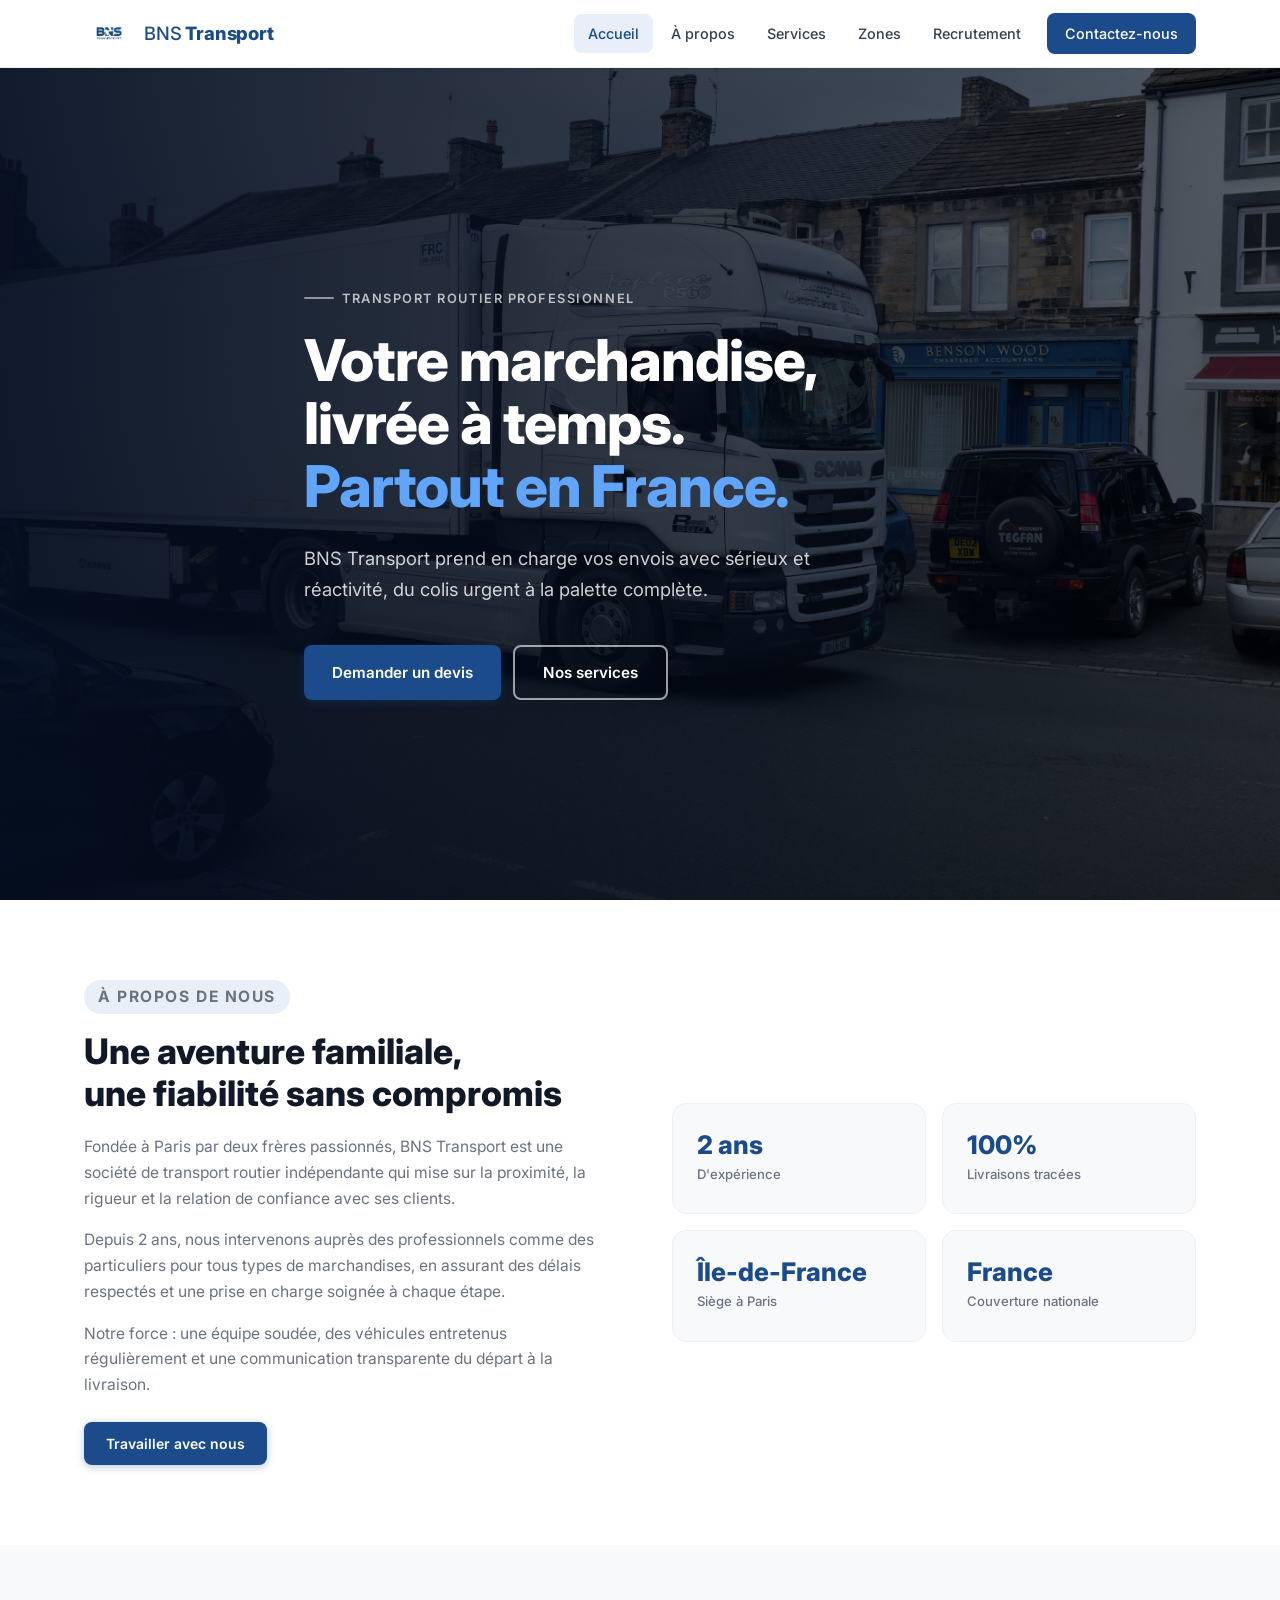
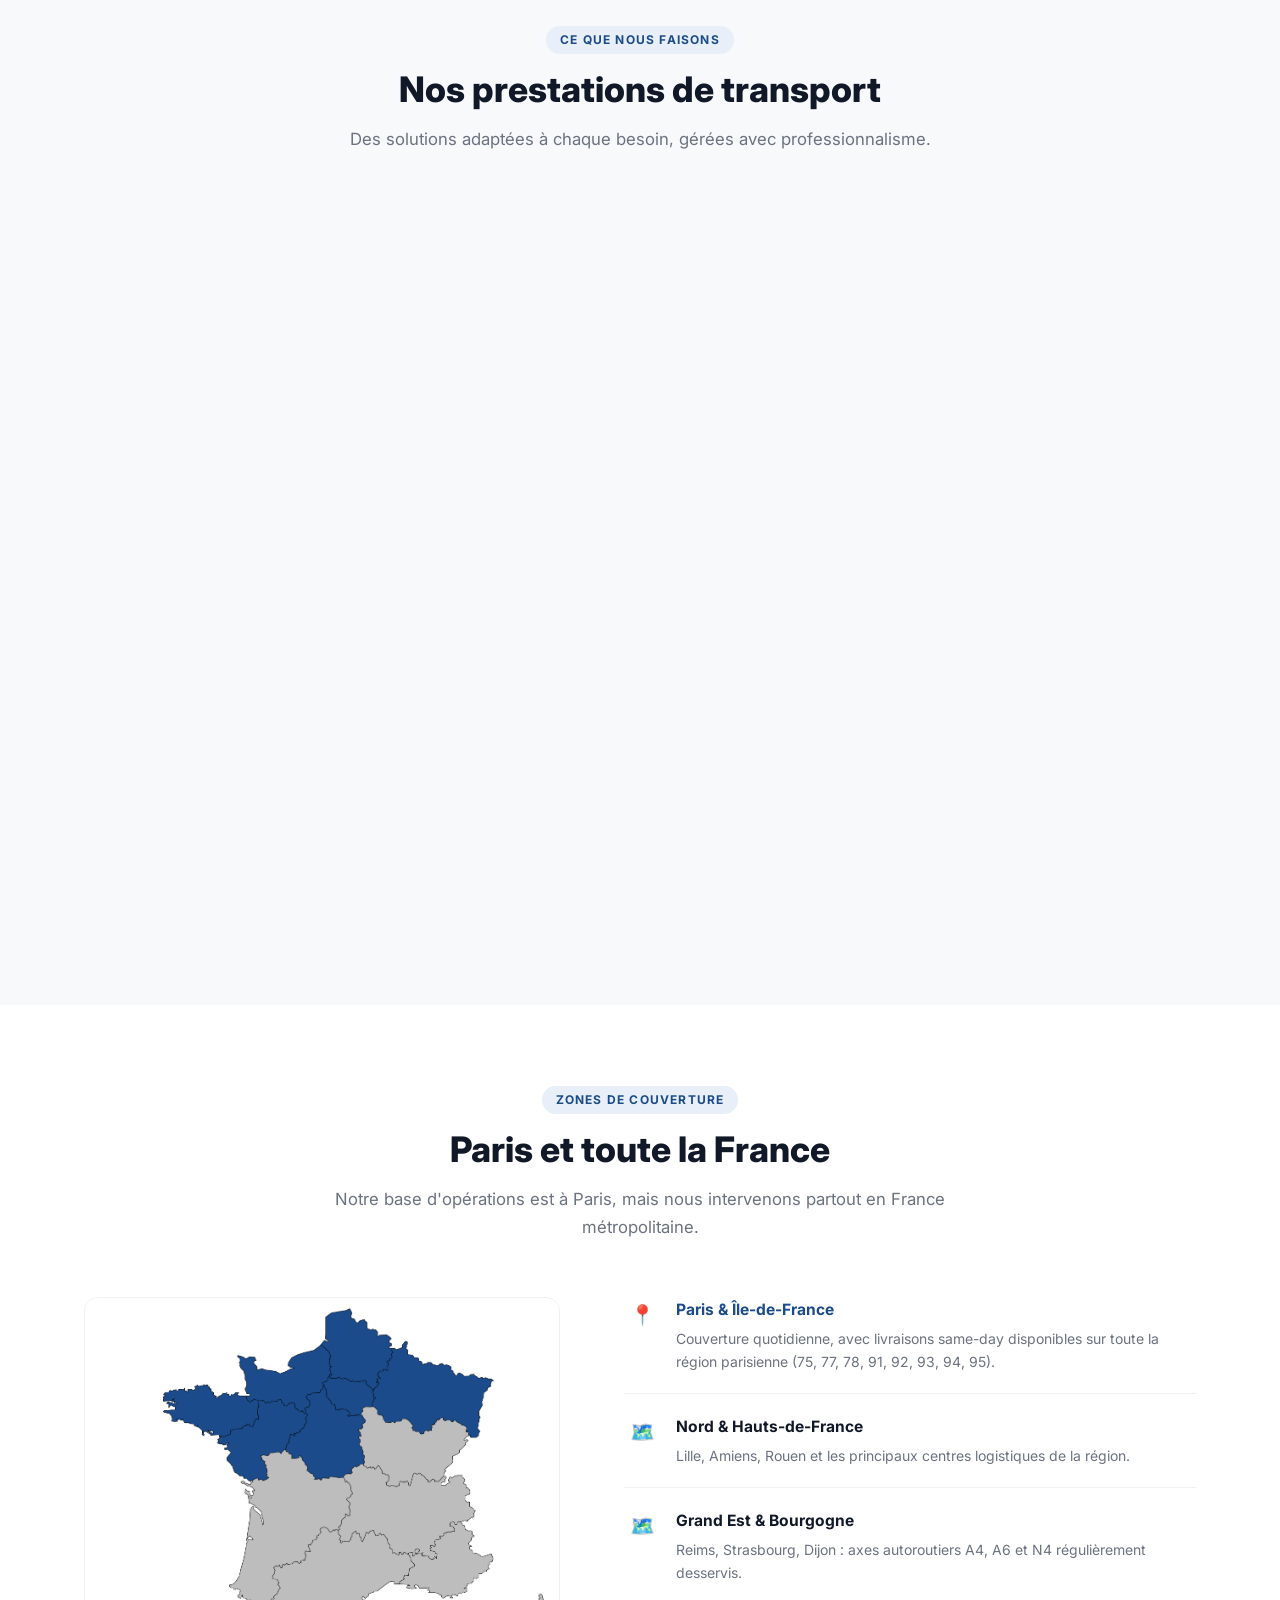
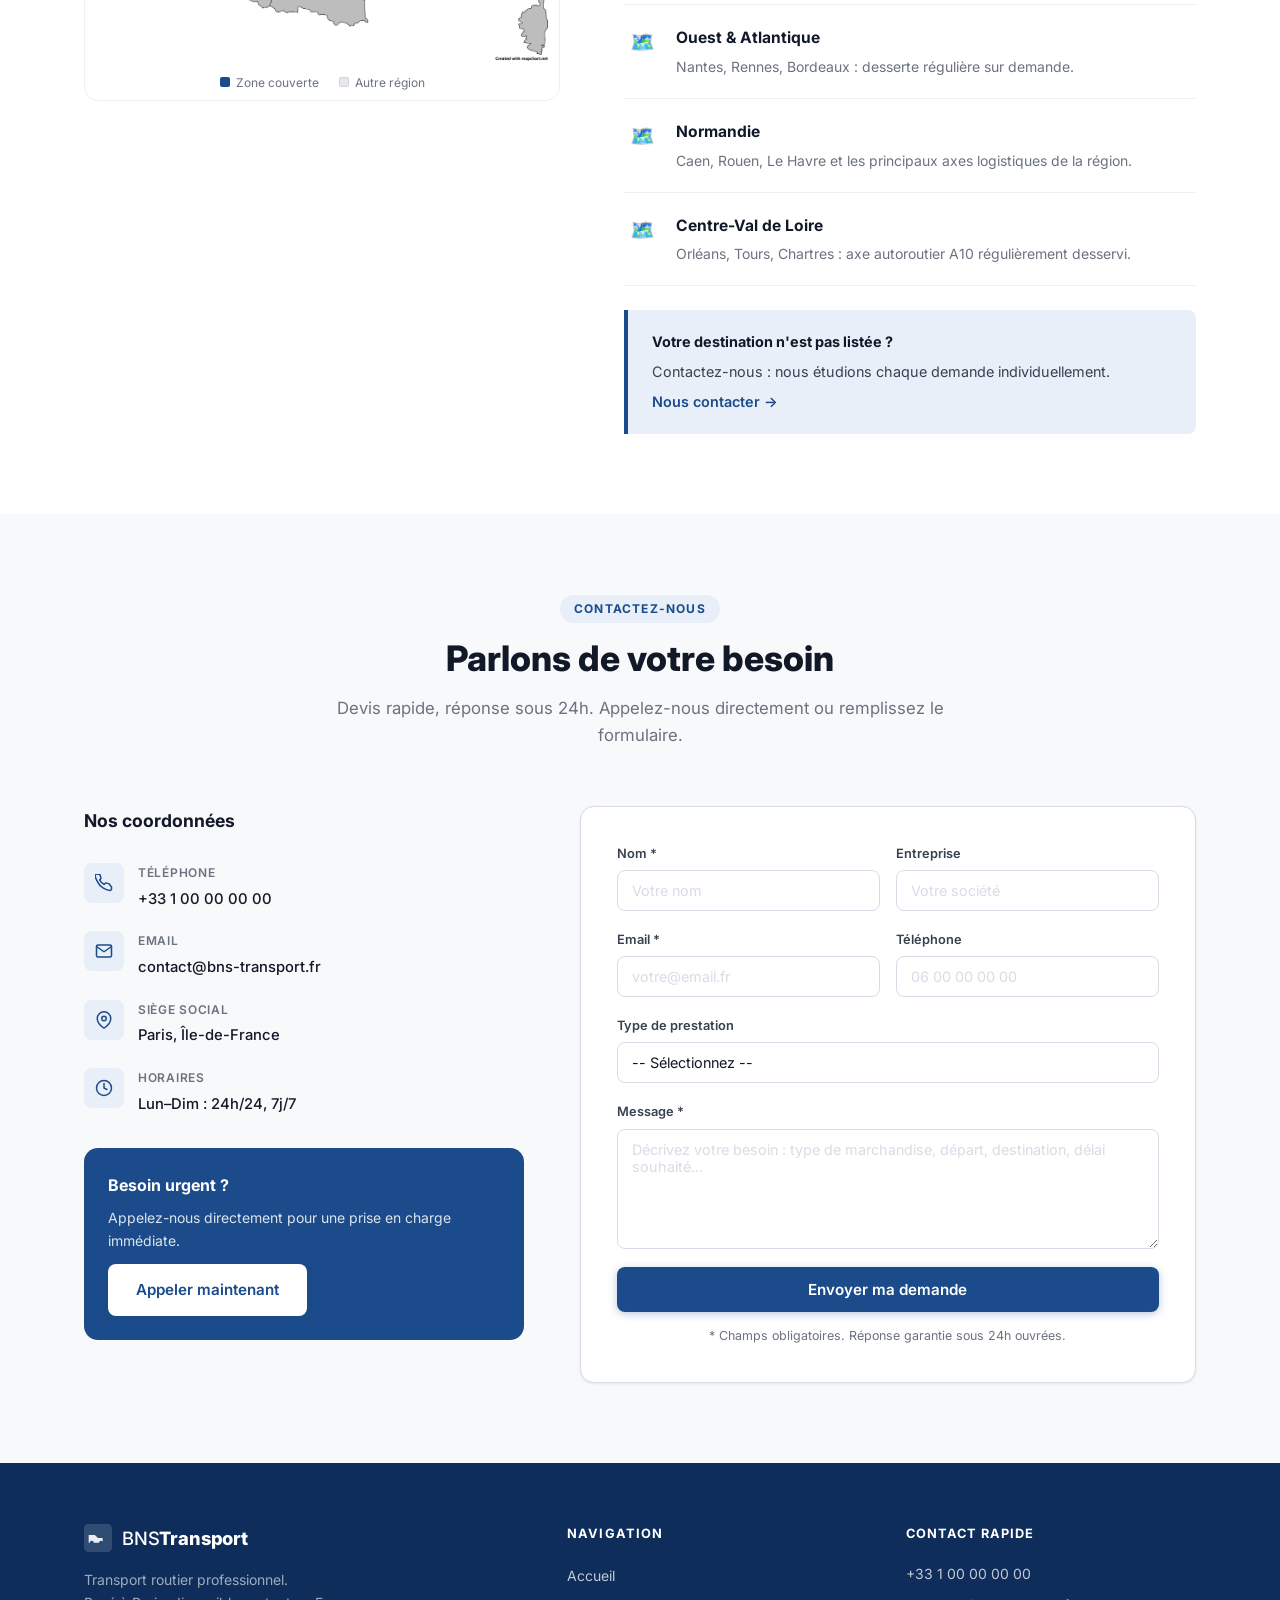
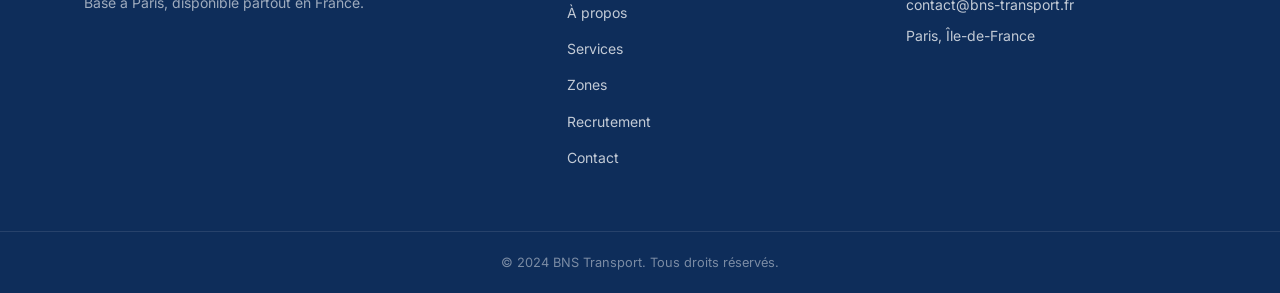
<file: index.html>
<!DOCTYPE html>
<html lang="fr">
<head>
  <meta charset="UTF-8" />
  <meta name="viewport" content="width=device-width, initial-scale=1.0" />
  <meta name="description" content="BNS Transport — Transporteur routier professionnel basé à Paris. Fret, livraison express, longue distance. Devis gratuit." />
  <title>BNS Transport — Transporteur routier Paris & France</title>
  <link rel="icon" type="image/png" href="asset/logo/V3.png" />
  <link rel="stylesheet" href="css/styles.css" />
  <link rel="preconnect" href="https://fonts.googleapis.com" />
  <link rel="preconnect" href="https://fonts.gstatic.com" crossorigin />
  <link href="https://fonts.googleapis.com/css2?family=Inter:wght@400;500;600;700;800&display=swap" rel="stylesheet" />
</head>
<body>

  <!-- ========== HEADER ========== -->
  <header class="header" id="header">
    <div class="container header__inner">
      <a href="#accueil" class="logo">
        <span class="logo__icon">
          <img src="asset/logo/V3-remove.png" alt="BNS Transport" height="50">
        </span>
        <span class="logo__text">BNS<strong> Transport</strong></span>
      </a>

      <button class="nav-toggle" id="navToggle" aria-label="Ouvrir le menu" aria-expanded="false">
        <span></span><span></span><span></span>
      </button>

      <nav class="nav" id="mainNav">
        <ul class="nav__list">
          <li><a href="#accueil"   class="nav__link">Accueil</a></li>
          <li><a href="#apropos"   class="nav__link">À propos</a></li>
          <li><a href="#services"  class="nav__link">Services</a></li>
          <li><a href="#zones"          class="nav__link">Zones</a></li>
          <li><a href="pages/recrutement.html" class="nav__link">Recrutement</a></li>
          <li><a href="#contact"        class="nav__link nav__link--cta">Contactez-nous</a></li>
        </ul>
      </nav>
    </div>
  </header>

  <!-- ========== HERO ========== -->
  <section class="hero" id="accueil">
    <div class="hero__overlay"></div>
    <div class="container hero__content">
      <p class="hero__eyebrow">Transport routier professionnel</p>
      <h1 class="hero__title">Votre marchandise,<br>livrée à temps.<br><span>Partout en France.</span></h1>
      <p class="hero__subtitle">BNS Transport prend en charge vos envois avec sérieux et réactivité, du colis urgent à la palette complète.</p>
      <div class="hero__actions">
        <a href="#contact" class="btn btn--primary">Demander un devis</a>
        <a href="#services" class="btn btn--outline">Nos services</a>
      </div>
    </div>
  </section>

  <!-- ========== ABOUT ========== -->
  <section class="section about" id="apropos">
  <div class="container about__inner">
    <div class="about__text">
      <p class="section__eyebrow">À propos de nous</p>
      <h2 class="section__title">Une aventure familiale,<br>une fiabilité sans compromis</h2>
      <p>Fondée à Paris par deux frères passionnés, BNS Transport est une société de transport routier indépendante qui mise sur la proximité, la rigueur et la relation de confiance avec ses clients.</p>
      <p>Depuis 2 ans, nous intervenons auprès des professionnels comme des particuliers pour tous types de marchandises, en assurant des délais respectés et une prise en charge soignée à chaque étape.</p>
      <p>Notre force : une équipe soudée, des véhicules entretenus régulièrement et une communication transparente du départ à la livraison.</p>
      <a href="#contact" class="btn btn--primary btn--sm">Travailler avec nous</a>
    </div>
    <div class="about__stats">
        <div class="stat-card">
          <span class="stat-card__number">2 ans</span>
          <span class="stat-card__label">D'expérience</span>
        </div>
        <div class="stat-card">
          <span class="stat-card__number">100%</span>
          <span class="stat-card__label">Livraisons tracées</span>
        </div>
        <div class="stat-card">
          <span class="stat-card__number">Île-de-France</span>
          <span class="stat-card__label">Siège à Paris</span>
        </div>
        <div class="stat-card">
          <span class="stat-card__number">France</span>
          <span class="stat-card__label">Couverture nationale</span>
        </div>
      </div>
    </div>
  </section>

  <!-- ========== SERVICES ========== -->
  <section class="section services" id="services">
    <div class="container">
      <div class="section__header">
        <p class="section__eyebrow">Ce que nous faisons</p>
        <h2 class="section__title">Nos prestations de transport</h2>
        <p class="section__subtitle">Des solutions adaptées à chaque besoin, gérées avec professionnalisme.</p>
      </div>
      <div class="services__grid">
        <div class="service-card service-card--featured">
          <div class="service-card__badge">Spécialité</div>
          <div class="service-card__icon">
            <svg viewBox="0 0 48 48" fill="none" xmlns="http://www.w3.org/2000/svg">
              <!-- Snowflake -->
              <line x1="24" y1="6" x2="24" y2="42" stroke="#1B4B8A" stroke-width="2" stroke-linecap="round"/>
              <line x1="6" y1="24" x2="42" y2="24" stroke="#1B4B8A" stroke-width="2" stroke-linecap="round"/>
              <line x1="10.5" y1="10.5" x2="37.5" y2="37.5" stroke="#1B4B8A" stroke-width="2" stroke-linecap="round"/>
              <line x1="37.5" y1="10.5" x2="10.5" y2="37.5" stroke="#1B4B8A" stroke-width="2" stroke-linecap="round"/>
              <!-- Branch tips -->
              <path d="M24 6 L21 10 M24 6 L27 10" stroke="#1B4B8A" stroke-width="1.5" stroke-linecap="round"/>
              <path d="M24 42 L21 38 M24 42 L27 38" stroke="#1B4B8A" stroke-width="1.5" stroke-linecap="round"/>
              <path d="M6 24 L10 21 M6 24 L10 27" stroke="#1B4B8A" stroke-width="1.5" stroke-linecap="round"/>
              <path d="M42 24 L38 21 M42 24 L38 27" stroke="#1B4B8A" stroke-width="1.5" stroke-linecap="round"/>
              <!-- Center circle -->
              <circle cx="24" cy="24" r="4" fill="#1B4B8A" opacity=".15" stroke="#1B4B8A" stroke-width="1.5"/>
            </svg>
          </div>
          <h3 class="service-card__title">Transport frigorifique</h3>
          <p class="service-card__text">Acheminement de marchandises sous température contrôlée, de -25 °C à 0 °C. Idéal pour les denrées alimentaires, produits pharmaceutiques et marchandises sensibles.</p>
          <ul class="service-card__list">
            <li>Température de -25 °C à 0 °C</li>
            <li>Suivi de température en continu</li>
            <li>Conformité réglementation ATP</li>
          </ul>
        </div>
        <div class="service-card">
          <div class="service-card__icon">
            <svg viewBox="0 0 48 48" fill="none" xmlns="http://www.w3.org/2000/svg">
              <rect x="4" y="14" width="28" height="20" rx="2" fill="#1B4B8A" opacity=".15"/>
              <rect x="4" y="14" width="28" height="20" rx="2" stroke="#1B4B8A" stroke-width="2"/>
              <path d="M32 20h6l6 6v8h-12V20z" fill="#1B4B8A" opacity=".15"/>
              <path d="M32 20h6l6 6v8h-12V20z" stroke="#1B4B8A" stroke-width="2" stroke-linejoin="round"/>
              <circle cx="12" cy="36" r="4" fill="#1B4B8A"/>
              <circle cx="38" cy="36" r="4" fill="#1B4B8A"/>
            </svg>
          </div>
          <h3 class="service-card__title">Transport de fret</h3>
          <p class="service-card__text">Enlèvement et livraison de marchandises en vrac, palettes ou colis volumineux. Chargement complet ou groupage selon votre volume.</p>
          <ul class="service-card__list">
            <li>Chargement complet (FTL)</li>
            <li>Groupage (LTL)</li>
            <li>Palettes & charges lourdes</li>
          </ul>
        </div>
        <div class="service-card">
          <div class="service-card__icon">
            <svg viewBox="0 0 48 48" fill="none" xmlns="http://www.w3.org/2000/svg">
              <circle cx="24" cy="24" r="18" fill="#1B4B8A" opacity=".1"/>
              <path d="M14 24l7 7 13-14" stroke="#1B4B8A" stroke-width="2.5" stroke-linecap="round" stroke-linejoin="round"/>
              <path d="M24 8v4M24 36v4M8 24h4M36 24h4" stroke="#1B4B8A" stroke-width="2" stroke-linecap="round"/>
            </svg>
          </div>
          <h3 class="service-card__title">Livraison express</h3>
          <p class="service-card__text">Quand chaque heure compte. Nous assurons des livraisons urgentes en J+1 ou en same-day sur Paris et l'Île-de-France.</p>
          <ul class="service-card__list">
            <li>Same-day Paris & IDF</li>
            <li>J+1 sur toute la France</li>
            <li>Confirmation de livraison</li>
          </ul>
        </div>
        <div class="service-card">
          <div class="service-card__icon">
            <svg viewBox="0 0 48 48" fill="none" xmlns="http://www.w3.org/2000/svg">
              <path d="M8 36 C8 36 14 28 24 28 C34 28 40 36 40 36" stroke="#1B4B8A" stroke-width="2" stroke-linecap="round"/>
              <path d="M4 36h40" stroke="#1B4B8A" stroke-width="2" stroke-linecap="round"/>
              <circle cx="24" cy="20" r="6" fill="#1B4B8A" opacity=".15" stroke="#1B4B8A" stroke-width="2"/>
              <path d="M18 12 L24 8 L30 12" stroke="#1B4B8A" stroke-width="2" stroke-linejoin="round"/>
            </svg>
          </div>
          <h3 class="service-card__title">Longue distance</h3>
          <p class="service-card__text">Transports sur l'ensemble du territoire national avec suivi de mission, respect des délais contractuels et communication régulière.</p>
          <ul class="service-card__list">
            <li>Couverture nationale</li>
            <li>Suivi GPS de la mission</li>
            <li>Rapport de livraison</li>
          </ul>
        </div>
      </div>
    </div>
  </section>

  <!-- ========== COVERAGE ZONES ========== -->
  <section class="section zones" id="zones">
    <div class="container">
      <div class="section__header">
        <p class="section__eyebrow">Zones de couverture</p>
        <h2 class="section__title">Paris et toute la France</h2>
        <p class="section__subtitle">Notre base d'opérations est à Paris, mais nous intervenons partout en France métropolitaine.</p>
      </div>
      <div class="zones__inner">
        <div class="zones__map">
          <div class="map-visual">
            <img src="asset/map/MapChart_Map.png" alt="Carte des zones couvertes par BNS Transport" class="map-img" />
            <div class="map-legend">
              <span class="map-legend__item"><span class="map-legend__dot map-legend__dot--covered"></span>Zone couverte</span>
              <span class="map-legend__item"><span class="map-legend__dot map-legend__dot--other"></span>Autre région</span>
            </div>
          </div>
        </div>
        <div class="zones__list">
          <div class="zone-item zone-item--primary">
            <div class="zone-item__icon">📍</div>
            <div>
              <h3>Paris & Île-de-France</h3>
              <p>Couverture quotidienne, avec livraisons same-day disponibles sur toute la région parisienne (75, 77, 78, 91, 92, 93, 94, 95).</p>
            </div>
          </div>
          <div class="zone-item">
            <div class="zone-item__icon">🗺️</div>
            <div>
              <h3>Nord & Hauts-de-France</h3>
              <p>Lille, Amiens, Rouen et les principaux centres logistiques de la région.</p>
            </div>
          </div>
          <div class="zone-item">
            <div class="zone-item__icon">🗺️</div>
            <div>
              <h3>Grand Est & Bourgogne</h3>
              <p>Reims, Strasbourg, Dijon : axes autoroutiers A4, A6 et N4 régulièrement desservis.</p>
            </div>
          </div>
          <div class="zone-item">
            <div class="zone-item__icon">🗺️</div>
            <div>
              <h3>Ouest & Atlantique</h3>
              <p>Nantes, Rennes, Bordeaux : desserte régulière sur demande.</p>
            </div>
          </div>
          <div class="zone-item">
            <div class="zone-item__icon">🗺️</div>
            <div>
              <h3>Normandie</h3>
              <p>Caen, Rouen, Le Havre et les principaux axes logistiques de la région.</p>
            </div>
          </div>
          <div class="zone-item">
            <div class="zone-item__icon">🗺️</div>
            <div>
              <h3>Centre-Val de Loire</h3>
              <p>Orléans, Tours, Chartres : axe autoroutier A10 régulièrement desservi.</p>
            </div>
          </div>
          <div class="zone-callout">
            <strong>Votre destination n'est pas listée ?</strong> Contactez-nous : nous étudions chaque demande individuellement.
            <a href="#contact">Nous contacter →</a>
          </div>
        </div>
      </div>
    </div>
  </section>

  <!-- ========== CONTACT ========== -->
  <section class="section contact" id="contact">
    <div class="container">
      <div class="section__header">
        <p class="section__eyebrow">Contactez-nous</p>
        <h2 class="section__title">Parlons de votre besoin</h2>
        <p class="section__subtitle">Devis rapide, réponse sous 24h. Appelez-nous directement ou remplissez le formulaire.</p>
      </div>
      <div class="contact__inner">
        <div class="contact__info">
          <h3>Nos coordonnées</h3>
          <ul class="contact__details">
            <li>
              <span class="contact__icon">
                <svg viewBox="0 0 24 24" fill="none" stroke="currentColor" stroke-width="2" stroke-linecap="round" stroke-linejoin="round"><path d="M22 16.92v3a2 2 0 01-2.18 2 19.79 19.79 0 01-8.63-3.07A19.5 19.5 0 013.07 9.8a19.79 19.79 0 01-3.07-8.63A2 2 0 012 .18h3a2 2 0 012 1.72c.127.96.361 1.903.7 2.81a2 2 0 01-.45 2.11L6.09 7.91a16 16 0 006 6l1.27-1.27a2 2 0 012.11-.45c.907.339 1.85.573 2.81.7a2 2 0 011.72 2.01z"/></svg>
              </span>
              <div>
                <span class="contact__label">Téléphone</span>
                <a href="tel:+33100000000" class="contact__value">+33 1 00 00 00 00</a>
              </div>
            </li>
            <li>
              <span class="contact__icon">
                <svg viewBox="0 0 24 24" fill="none" stroke="currentColor" stroke-width="2" stroke-linecap="round" stroke-linejoin="round"><path d="M4 4h16c1.1 0 2 .9 2 2v12c0 1.1-.9 2-2 2H4c-1.1 0-2-.9-2-2V6c0-1.1.9-2 2-2z"/><polyline points="22,6 12,13 2,6"/></svg>
              </span>
              <div>
                <span class="contact__label">Email</span>
                <a href="mailto:contact@bns-transport.fr" class="contact__value">contact@bns-transport.fr</a>
              </div>
            </li>
            <li>
              <span class="contact__icon">
                <svg viewBox="0 0 24 24" fill="none" stroke="currentColor" stroke-width="2" stroke-linecap="round" stroke-linejoin="round"><path d="M21 10c0 7-9 13-9 13s-9-6-9-13a9 9 0 0118 0z"/><circle cx="12" cy="10" r="3"/></svg>
              </span>
              <div>
                <span class="contact__label">Siège social</span>
                <span class="contact__value">Paris, Île-de-France</span>
              </div>
            </li>
            <li>
              <span class="contact__icon">
                <svg viewBox="0 0 24 24" fill="none" stroke="currentColor" stroke-width="2" stroke-linecap="round" stroke-linejoin="round"><circle cx="12" cy="12" r="10"/><polyline points="12 6 12 12 16 14"/></svg>
              </span>
              <div>
                <span class="contact__label">Horaires</span>
                <span class="contact__value">Lun–Dim : 24h/24, 7j/7</span>
              </div>
            </li>
          </ul>
          <div class="contact__urgency">
            <strong>Besoin urgent ?</strong>
            <p>Appelez-nous directement pour une prise en charge immédiate.</p>
            <a href="tel:+33100000000" class="btn btn--primary">Appeler maintenant</a>
          </div>
        </div>

        <form class="contact__form" id="contactForm" novalidate>
          <div class="form-row">
            <div class="form-group">
              <label for="nom">Nom *</label>
              <input type="text" id="nom" name="nom" placeholder="Votre nom" required />
            </div>
            <div class="form-group">
              <label for="entreprise">Entreprise</label>
              <input type="text" id="entreprise" name="entreprise" placeholder="Votre société" />
            </div>
          </div>
          <div class="form-row">
            <div class="form-group">
              <label for="email">Email *</label>
              <input type="email" id="email" name="email" placeholder="votre@email.fr" required />
            </div>
            <div class="form-group">
              <label for="telephone">Téléphone</label>
              <input type="tel" id="telephone" name="telephone" placeholder="06 00 00 00 00" />
            </div>
          </div>
          <div class="form-group">
            <label for="service">Type de prestation</label>
            <select id="service" name="service">
              <option value="">-- Sélectionnez --</option>
              <option value="frigo">Transport frigorifique</option>
              <option value="fret">Transport de fret</option>
              <option value="express">Livraison express</option>
              <option value="longue">Longue distance</option>
              <option value="autre">Autre demande</option>
            </select>
          </div>
          <div class="form-group">
            <label for="message">Message *</label>
            <textarea id="message" name="message" rows="5" placeholder="Décrivez votre besoin : type de marchandise, départ, destination, délai souhaité..." required></textarea>
          </div>
          <button type="submit" class="btn btn--primary btn--full">Envoyer ma demande</button>
          <p class="form-notice">* Champs obligatoires. Réponse garantie sous 24h ouvrées.</p>
          <div class="form-success" id="formSuccess" hidden>
            <svg viewBox="0 0 24 24" fill="none" stroke="currentColor" stroke-width="2"><path d="M22 11.08V12a10 10 0 11-5.93-9.14"/><polyline points="22 4 12 14.01 9 11.01"/></svg>
            Merci ! Votre demande a bien été envoyée. Nous vous répondrons très prochainement.
          </div>
        </form>
      </div>
    </div>
  </section>

  <!-- ========== FOOTER ========== -->
  <footer class="footer">
    <div class="container footer__inner">
      <div class="footer__brand">
        <a href="#accueil" class="logo logo--light">
          <span class="logo__icon">
            <svg width="28" height="28" viewBox="0 0 36 36" fill="none" xmlns="http://www.w3.org/2000/svg">
              <rect width="36" height="36" rx="6" fill="#fff" opacity=".15"/>
              <path d="M6 24V14h8l4 4h6v6H6z" fill="#fff" opacity=".9"/>
              <circle cx="10" cy="24" r="2.5" fill="#1B4B8A"/>
              <circle cx="22" cy="24" r="2.5" fill="#1B4B8A"/>
            </svg>
          </span>
          <span class="logo__text">BNS<strong>Transport</strong></span>
        </a>
        <p>Transport routier professionnel.<br>Basé à Paris, disponible partout en France.</p>
      </div>
      <div class="footer__links">
        <h4>Navigation</h4>
        <ul>
          <li><a href="#accueil">Accueil</a></li>
          <li><a href="#apropos">À propos</a></li>
          <li><a href="#services">Services</a></li>
          <li><a href="#zones">Zones</a></li>
          <li><a href="pages/recrutement.html">Recrutement</a></li>
          <li><a href="#contact">Contact</a></li>
        </ul>
      </div>
      <div class="footer__contact">
        <h4>Contact rapide</h4>
        <p><a href="tel:+33100000000">+33 1 00 00 00 00</a></p>
        <p><a href="mailto:contact@bns-transport.fr">contact@bns-transport.fr</a></p>
        <p>Paris, Île-de-France</p>
      </div>
    </div>
    <div class="footer__bottom">
      <div class="container">
        <p>&copy; 2024 BNS Transport. Tous droits réservés.</p>
      </div>
    </div>
  </footer>

  <a href="#accueil" class="back-to-top" id="backToTop" aria-label="Retour en haut">&#8593;</a>

  <script src="js/script.js"></script>
</body>
</html>
</file>
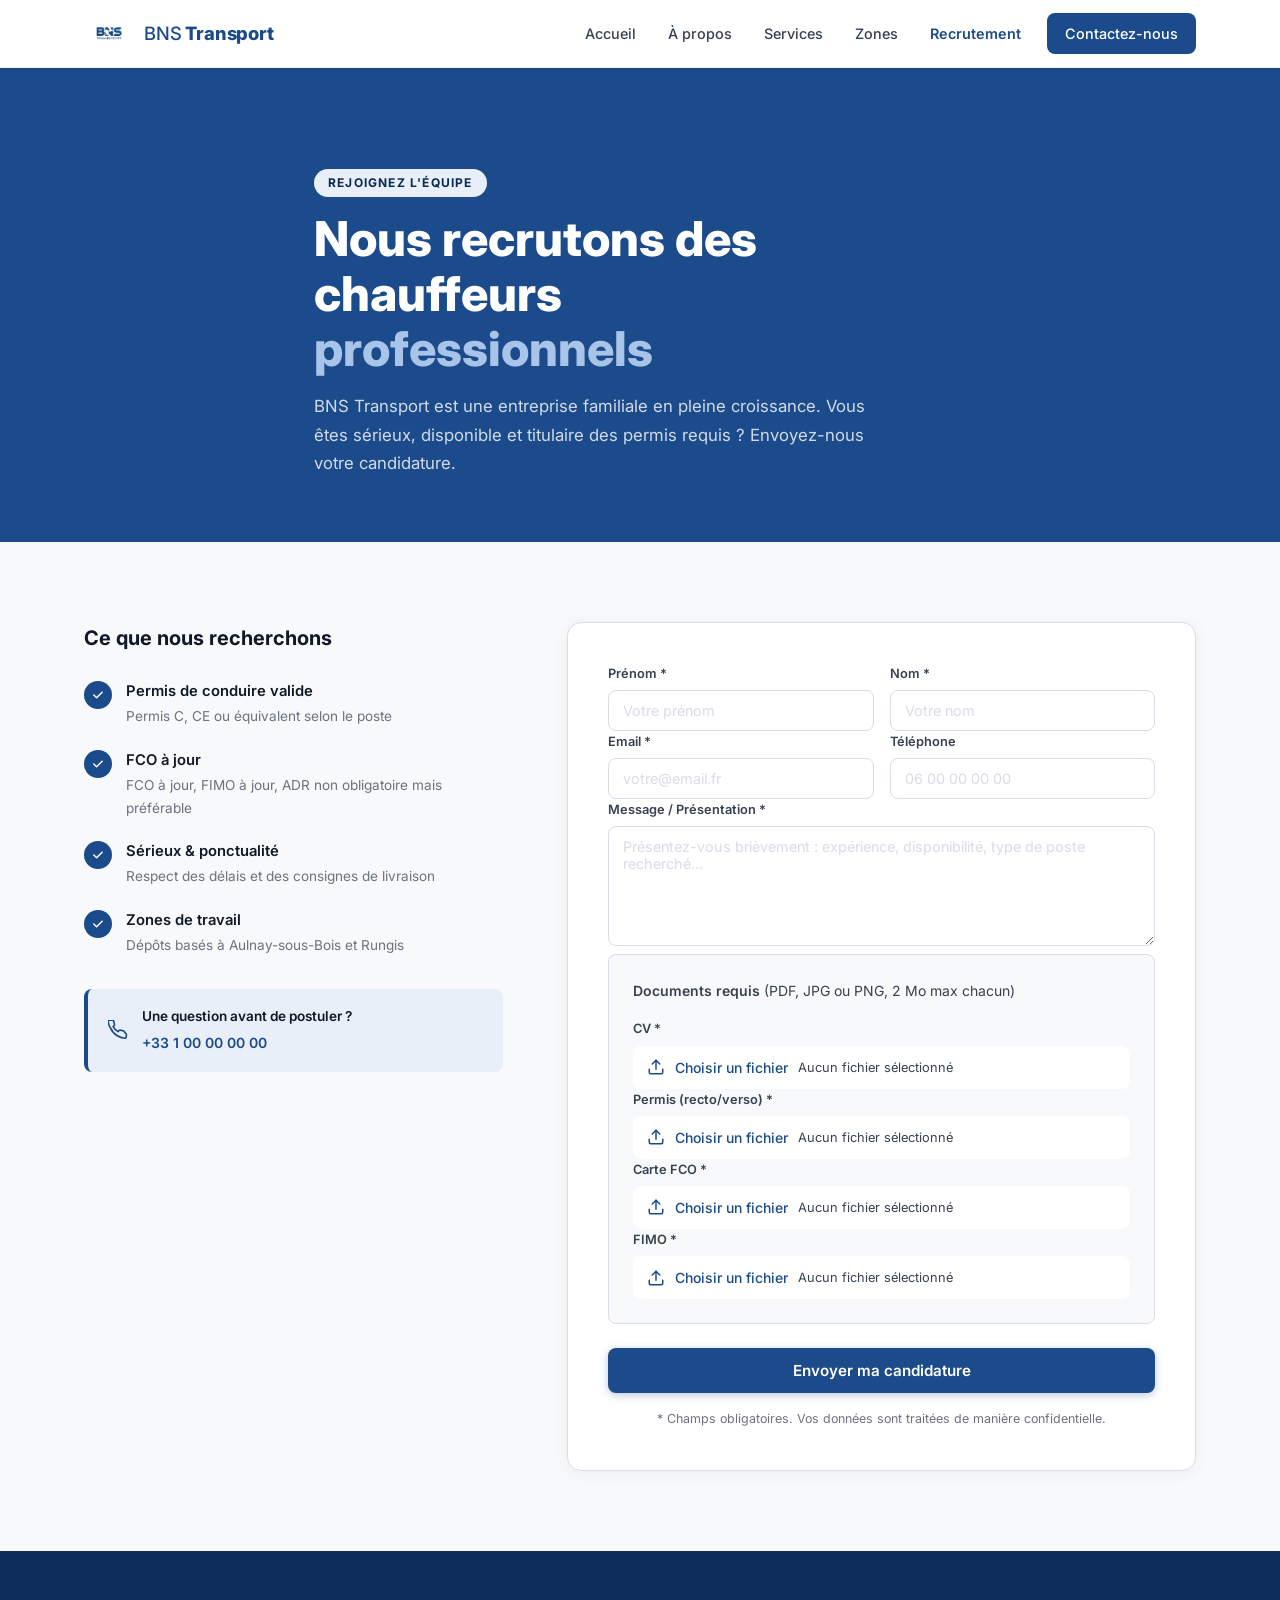
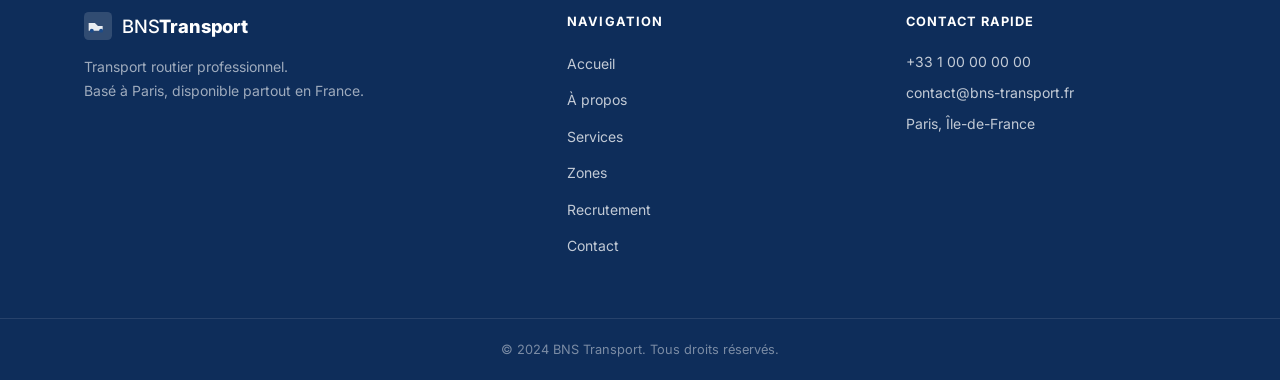
<file: pages/recrutement.html>
<!DOCTYPE html>
<html lang="fr">
<head>
  <meta charset="UTF-8" />
  <meta name="viewport" content="width=device-width, initial-scale=1.0" />
  <meta name="description" content="BNS Transport recrute — Rejoignez notre équipe de chauffeurs professionnels. Envoyez votre candidature avec CV, permis et carte FCO." />
  <title>Recrutement — BNS Transport</title>
  <link rel="icon" type="image/png" href="../asset/logo/V3.png" />
  <link rel="stylesheet" href="../css/styles.css" />
  <link rel="preconnect" href="https://fonts.googleapis.com" />
  <link rel="preconnect" href="https://fonts.gstatic.com" crossorigin />
  <link href="https://fonts.googleapis.com/css2?family=Inter:wght@400;500;600;700;800&display=swap" rel="stylesheet" />
</head>
<body>

  <!-- ========== HEADER ========== -->
  <header class="header" id="header">
    <div class="container header__inner">
      <a href="../index.html" class="logo">
        <span class="logo__icon">
          <img src="../asset/logo/V3-remove.png" alt="BNS Transport" height="50">
        </span>
        <span class="logo__text">BNS<strong> Transport</strong></span>
      </a>

      <button class="nav-toggle" id="navToggle" aria-label="Ouvrir le menu" aria-expanded="false">
        <span></span><span></span><span></span>
      </button>

      <nav class="nav" id="mainNav">
        <ul class="nav__list">
          <li><a href="../index.html#accueil"  class="nav__link">Accueil</a></li>
          <li><a href="../index.html#apropos"  class="nav__link">À propos</a></li>
          <li><a href="../index.html#services" class="nav__link">Services</a></li>
          <li><a href="../index.html#zones"    class="nav__link">Zones</a></li>
          <li><a href="recrutement.html"       class="nav__link nav__link--active">Recrutement</a></li>
          <li><a href="../index.html#contact"  class="nav__link nav__link--cta">Contactez-nous</a></li>
        </ul>
      </nav>
    </div>
  </header>

  <!-- ========== PAGE HERO ========== -->
  <section class="page-hero">
    <div class="container page-hero__inner">
      <p class="section__eyebrow">Rejoignez l'équipe</p>
      <h1 class="page-hero__title">Nous recrutons des chauffeurs<br><span>professionnels</span></h1>
      <p class="page-hero__subtitle">BNS Transport est une entreprise familiale en pleine croissance. Vous êtes sérieux, disponible et titulaire des permis requis ? Envoyez-nous votre candidature.</p>
    </div>
  </section>

  <!-- ========== RECRUITMENT FORM ========== -->
  <section class="section recruit" id="recrutement">
    <div class="container">
      <div class="recruit__inner">

        <!-- Info panel -->
        <div class="recruit__info">
          <h2 class="recruit__info-title">Ce que nous recherchons</h2>
          <ul class="recruit__criteria">
            <li>
              <span class="recruit__criteria-icon">
                <svg viewBox="0 0 20 20" fill="currentColor"><path fill-rule="evenodd" d="M16.707 5.293a1 1 0 010 1.414l-8 8a1 1 0 01-1.414 0l-4-4a1 1 0 011.414-1.414L8 12.586l7.293-7.293a1 1 0 011.414 0z" clip-rule="evenodd"/></svg>
              </span>
              <div>
                <strong>Permis de conduire valide</strong>
                <p>Permis C, CE ou équivalent selon le poste</p>
              </div>
            </li>
            <li>
              <span class="recruit__criteria-icon">
                <svg viewBox="0 0 20 20" fill="currentColor"><path fill-rule="evenodd" d="M16.707 5.293a1 1 0 010 1.414l-8 8a1 1 0 01-1.414 0l-4-4a1 1 0 011.414-1.414L8 12.586l7.293-7.293a1 1 0 011.414 0z" clip-rule="evenodd"/></svg>
              </span>
              <div>
                <strong>FCO à jour</strong>
                <p>FCO à jour, FIMO à jour, ADR non obligatoire mais préférable</p>
              </div>
            </li>
            <li>
              <span class="recruit__criteria-icon">
                <svg viewBox="0 0 20 20" fill="currentColor"><path fill-rule="evenodd" d="M16.707 5.293a1 1 0 010 1.414l-8 8a1 1 0 01-1.414 0l-4-4a1 1 0 011.414-1.414L8 12.586l7.293-7.293a1 1 0 011.414 0z" clip-rule="evenodd"/></svg>
              </span>
              <div>
                <strong>Sérieux & ponctualité</strong>
                <p>Respect des délais et des consignes de livraison</p>
              </div>
            </li>
            <li>
              <span class="recruit__criteria-icon">
                <svg viewBox="0 0 20 20" fill="currentColor"><path fill-rule="evenodd" d="M16.707 5.293a1 1 0 010 1.414l-8 8a1 1 0 01-1.414 0l-4-4a1 1 0 011.414-1.414L8 12.586l7.293-7.293a1 1 0 011.414 0z" clip-rule="evenodd"/></svg>
              </span>
              <div>
                <strong>Zones de travail</strong>
                <p>Dépôts basés à Aulnay-sous-Bois et Rungis</p>
              </div>
            </li>
          </ul>

          <div class="recruit__contact-note">
            <svg viewBox="0 0 24 24" fill="none" stroke="currentColor" stroke-width="2" stroke-linecap="round" stroke-linejoin="round"><path d="M22 16.92v3a2 2 0 01-2.18 2 19.79 19.79 0 01-8.63-3.07A19.5 19.5 0 013.07 9.8a19.79 19.79 0 01-3.07-8.63A2 2 0 012 .18h3a2 2 0 012 1.72c.127.96.361 1.903.7 2.81a2 2 0 01-.45 2.11L6.09 7.91a16 16 0 006 6l1.27-1.27a2 2 0 012.11-.45c.907.339 1.85.573 2.81.7a2 2 0 011.72 2.01z"/></svg>
            <div>
              <strong>Une question avant de postuler ?</strong>
              <a href="tel:+33100000000">+33 1 00 00 00 00</a>
            </div>
          </div>
        </div>

        <!-- Form -->
        <form
          class="recruit__form"
          id="recruitForm"
          enctype="multipart/form-data"
          novalidate
        >
          <div class="form-row">
            <div class="form-group">
              <label for="prenom">Prénom *</label>
              <input type="text" id="prenom" name="prenom" placeholder="Votre prénom" required />
            </div>
            <div class="form-group">
              <label for="nom">Nom *</label>
              <input type="text" id="nom" name="nom" placeholder="Votre nom" required />
            </div>
          </div>
          <div class="form-row">
            <div class="form-group">
              <label for="email">Email *</label>
              <input type="email" id="email" name="email" placeholder="votre@email.fr" required />
            </div>
            <div class="form-group">
              <label for="telephone">Téléphone</label>
              <input type="tel" id="telephone" name="telephone" placeholder="06 00 00 00 00" />
            </div>
          </div>
          <div class="form-group">
            <label for="message">Message / Présentation *</label>
            <textarea id="message" name="message" rows="4" placeholder="Présentez-vous brièvement : expérience, disponibilité, type de poste recherché..." required></textarea>
          </div>

          <!-- File uploads -->
          <div class="upload-section">
            <p class="upload-section__label">Documents requis <span>(PDF, JPG ou PNG, 2 Mo max chacun)</span></p>

            <div class="form-group">
              <label for="cv">CV *</label>
              <div class="file-upload" id="cvUpload">
                <input type="file" id="cv" name="cv" accept=".pdf,.jpg,.jpeg,.png" required />
                <div class="file-upload__ui">
                  <svg viewBox="0 0 24 24" fill="none" stroke="currentColor" stroke-width="2" stroke-linecap="round" stroke-linejoin="round"><path d="M21 15v4a2 2 0 01-2 2H5a2 2 0 01-2-2v-4"/><polyline points="17 8 12 3 7 8"/><line x1="12" y1="3" x2="12" y2="15"/></svg>
                  <span class="file-upload__text">Choisir un fichier</span>
                  <span class="file-upload__name">Aucun fichier sélectionné</span>
                </div>
              </div>
              <p class="file-upload__error" id="cvError" hidden>Fichier trop lourd ou format non accepté (PDF, JPG, PNG, max 2 Mo).</p>
            </div>

            <div class="form-group">
              <label for="permis">Permis (recto/verso) *</label>
              <div class="file-upload" id="permisUpload">
                <input type="file" id="permis" name="permis" accept=".pdf,.jpg,.jpeg,.png" required />
                <div class="file-upload__ui">
                  <svg viewBox="0 0 24 24" fill="none" stroke="currentColor" stroke-width="2" stroke-linecap="round" stroke-linejoin="round"><path d="M21 15v4a2 2 0 01-2 2H5a2 2 0 01-2-2v-4"/><polyline points="17 8 12 3 7 8"/><line x1="12" y1="3" x2="12" y2="15"/></svg>
                  <span class="file-upload__text">Choisir un fichier</span>
                  <span class="file-upload__name">Aucun fichier sélectionné</span>
                </div>
              </div>
              <p class="file-upload__error" id="permisError" hidden>Fichier trop lourd ou format non accepté (PDF, JPG, PNG, max 2 Mo).</p>
            </div>

            <div class="form-group">
              <label for="fco">Carte FCO *</label>
              <div class="file-upload" id="fcoUpload">
                <input type="file" id="fco" name="fco" accept=".pdf,.jpg,.jpeg,.png" required />
                <div class="file-upload__ui">
                  <svg viewBox="0 0 24 24" fill="none" stroke="currentColor" stroke-width="2" stroke-linecap="round" stroke-linejoin="round"><path d="M21 15v4a2 2 0 01-2 2H5a2 2 0 01-2-2v-4"/><polyline points="17 8 12 3 7 8"/><line x1="12" y1="3" x2="12" y2="15"/></svg>
                  <span class="file-upload__text">Choisir un fichier</span>
                  <span class="file-upload__name">Aucun fichier sélectionné</span>
                </div>
              </div>
              <p class="file-upload__error" id="fcoError" hidden>Fichier trop lourd ou format non accepté (PDF, JPG, PNG, max 2 Mo).</p>
            </div>

            <div class="form-group">
              <label for="fimo">FIMO *</label>
              <div class="file-upload" id="fimoUpload">
                <input type="file" id="fimo" name="fimo" accept=".pdf,.jpg,.jpeg,.png" required />
                <div class="file-upload__ui">
                  <svg viewBox="0 0 24 24" fill="none" stroke="currentColor" stroke-width="2" stroke-linecap="round" stroke-linejoin="round"><path d="M21 15v4a2 2 0 01-2 2H5a2 2 0 01-2-2v-4"/><polyline points="17 8 12 3 7 8"/><line x1="12" y1="3" x2="12" y2="15"/></svg>
                  <span class="file-upload__text">Choisir un fichier</span>
                  <span class="file-upload__name">Aucun fichier sélectionné</span>
                </div>
              </div>
              <p class="file-upload__error" id="fimoError" hidden>Fichier trop lourd ou format non accepté (PDF, JPG, PNG, max 2 Mo).</p>
            </div>
          </div>

          <button type="submit" class="btn btn--primary btn--full">Envoyer ma candidature</button>
          <p class="form-notice">* Champs obligatoires. Vos données sont traitées de manière confidentielle.</p>

          <div class="form-success" id="recruitSuccess" hidden>
            <svg viewBox="0 0 24 24" fill="none" stroke="currentColor" stroke-width="2"><path d="M22 11.08V12a10 10 0 11-5.93-9.14"/><polyline points="22 4 12 14.01 9 11.01"/></svg>
            Merci ! Votre candidature a bien été envoyée. Nous vous recontacterons prochainement.
          </div>
        </form>

      </div>
    </div>
  </section>

  <!-- ========== FOOTER ========== -->
  <footer class="footer">
    <div class="container footer__inner">
      <div class="footer__brand">
        <a href="../index.html" class="logo logo--light">
          <span class="logo__icon">
            <svg width="28" height="28" viewBox="0 0 36 36" fill="none" xmlns="http://www.w3.org/2000/svg">
              <rect width="36" height="36" rx="6" fill="#fff" opacity=".15"/>
              <path d="M6 24V14h8l4 4h6v6H6z" fill="#fff" opacity=".9"/>
              <circle cx="10" cy="24" r="2.5" fill="#1B4B8A"/>
              <circle cx="22" cy="24" r="2.5" fill="#1B4B8A"/>
            </svg>
          </span>
          <span class="logo__text">BNS<strong>Transport</strong></span>
        </a>
        <p>Transport routier professionnel.<br>Basé à Paris, disponible partout en France.</p>
      </div>
      <div class="footer__links">
        <h4>Navigation</h4>
        <ul>
          <li><a href="../index.html#accueil">Accueil</a></li>
          <li><a href="../index.html#apropos">À propos</a></li>
          <li><a href="../index.html#services">Services</a></li>
          <li><a href="../index.html#zones">Zones</a></li>
          <li><a href="recrutement.html">Recrutement</a></li>
          <li><a href="../index.html#contact">Contact</a></li>
        </ul>
      </div>
      <div class="footer__contact">
        <h4>Contact rapide</h4>
        <p><a href="tel:+33100000000">+33 1 00 00 00 00</a></p>
        <p><a href="mailto:contact@bns-transport.fr">contact@bns-transport.fr</a></p>
        <p>Paris, Île-de-France</p>
      </div>
    </div>
    <div class="footer__bottom">
      <div class="container">
        <p>&copy; 2024 BNS Transport. Tous droits réservés.</p>
      </div>
    </div>
  </footer>

  <a href="#recrutement" class="back-to-top" id="backToTop" aria-label="Retour en haut">&#8593;</a>

  <script src="../js/script.js"></script>
  <script>
    (function () {
      var MAX = 2 * 1024 * 1024;
      var fields = [
        { input: 'cv',     error: 'cvError',     wrap: 'cvUpload' },
        { input: 'permis', error: 'permisError', wrap: 'permisUpload' },
        { input: 'fco',    error: 'fcoError',    wrap: 'fcoUpload' },
        { input: 'fimo',   error: 'fimoError',   wrap: 'fimoUpload' }
      ];

      fields.forEach(function (f) {
        var input   = document.getElementById(f.input);
        var errorEl = document.getElementById(f.error);
        var nameEl  = document.querySelector('#' + f.wrap + ' .file-upload__name');
        var wrapEl  = document.getElementById(f.wrap);

        input.addEventListener('change', function () {
          var file = input.files[0];
          if (!file) return;
          if (file.size > MAX) {
            errorEl.hidden = false;
            wrapEl.classList.add('file-upload--error');
            nameEl.textContent = 'Aucun fichier sélectionné';
            input.value = '';
          } else {
            errorEl.hidden = true;
            wrapEl.classList.remove('file-upload--error');
            nameEl.textContent = file.name;
          }
        });
      });

      // Submit via fetch
      var form        = document.getElementById('recruitForm');
      var successEl   = document.getElementById('recruitSuccess');
      var submitBtn   = form.querySelector('[type="submit"]');

      form.addEventListener('submit', function (e) {
        e.preventDefault();

        if (!form.checkValidity()) {
          form.reportValidity();
          return;
        }

        var originalText = submitBtn.textContent;
        submitBtn.disabled = true;
        submitBtn.textContent = 'Envoi en cours…';

        fetch('../api/recrutement.php', { method: 'POST', body: new FormData(form) })
          .then(function (res) { return res.json(); })
          .then(function (json) {
            if (json.ok) {
              form.hidden = true;
              successEl.hidden = false;
              successEl.scrollIntoView({ behavior: 'smooth', block: 'nearest' });
            } else {
              alert(json.error || "Une erreur est survenue. Veuillez réessayer.");
              submitBtn.disabled = false;
              submitBtn.textContent = originalText;
            }
          })
          .catch(function () {
            alert("Une erreur est survenue. Veuillez réessayer.");
            submitBtn.disabled = false;
            submitBtn.textContent = originalText;
          });
      });
    })();
  </script>
</body>
</html>
</file>
<file: css/styles.css>
/* ============================================================
   BNS Transport — styles.css
   Primary: #1B4B8A | Font: Inter
   ============================================================ */

/* ---------- Reset & base ---------- */
*, *::before, *::after { box-sizing: border-box; margin: 0; padding: 0; }

:root {
  --blue:        #1B4B8A;
  --blue-dark:   #143870;
  --blue-light:  #2563B0;
  --blue-pale:   #E8EFF8;
  --white:       #ffffff;
  --gray-50:     #F8F9FB;
  --gray-100:    #EEF0F4;
  --gray-200:    #D8DCE6;
  --gray-500:    #6B7280;
  --gray-700:    #374151;
  --gray-900:    #111827;
  --font:        'Inter', system-ui, sans-serif;
  --radius:      8px;
  --radius-lg:   14px;
  --shadow-sm:   0 1px 3px rgba(0,0,0,.08);
  --shadow:      0 4px 16px rgba(27,75,138,.12);
  --shadow-lg:   0 8px 32px rgba(27,75,138,.18);
  --transition:  .25s ease;
  --header-h:    68px;
}

html {
  scroll-behavior: smooth;
  font-size: 16px;
  overflow-x: hidden;
}

body {
  font-family: var(--font);
  color: var(--gray-700);
  background: var(--white);
  line-height: 1.65;
  -webkit-font-smoothing: antialiased;
  overflow-x: hidden;
}

a { color: inherit; text-decoration: none; }
ul { list-style: none; }
img, svg { display: block; max-width: 100%; }
button { cursor: pointer; font-family: inherit; border: none; background: none; }

/* ---------- Utilities ---------- */
.container {
  width: 100%;
  max-width: 1160px;
  margin-inline: auto;
  padding-inline: 24px;
}

.section { padding: 80px 0; }

.section__header {
  text-align: center;
  max-width: 640px;
  margin: 0 auto 56px;
}

.section__eyebrow {
  display: inline-block;
  font-size: .75rem;
  font-weight: 700;
  letter-spacing: .1em;
  text-transform: uppercase;
  color: var(--blue);
  background: var(--blue-pale);
  padding: 4px 14px;
  border-radius: 100px;
  margin-bottom: 14px;
}

.section__title {
  font-size: clamp(1.6rem, 3vw, 2.2rem);
  font-weight: 800;
  color: var(--gray-900);
  line-height: 1.2;
  margin-bottom: 16px;
}

.section__subtitle {
  font-size: 1.05rem;
  color: var(--gray-500);
}

/* ---------- Buttons ---------- */
.btn {
  display: inline-flex;
  align-items: center;
  gap: 8px;
  padding: 13px 28px;
  border-radius: var(--radius);
  font-size: .95rem;
  font-weight: 600;
  transition: var(--transition);
  white-space: nowrap;
}

.btn--primary {
  background: var(--blue);
  color: var(--white);
  box-shadow: 0 2px 8px rgba(27,75,138,.3);
}
.btn--primary:hover { background: var(--blue-dark); transform: translateY(-1px); box-shadow: var(--shadow); }

.btn--outline {
  background: transparent;
  color: var(--white);
  border: 2px solid rgba(255,255,255,.6);
}
.btn--outline:hover { background: rgba(255,255,255,.1); border-color: var(--white); }

.btn--sm { padding: 10px 22px; font-size: .875rem; }
.btn--full { width: 100%; justify-content: center; }

/* ============================================================
   HEADER
   ============================================================ */
.header {
  position: fixed;
  inset: 0 0 auto;
  z-index: 100;
  height: var(--header-h);
  background: var(--white);
  border-bottom: 1px solid var(--gray-100);
  box-shadow: var(--shadow-sm);
  transition: box-shadow var(--transition);
}

.header.scrolled { box-shadow: var(--shadow); }

.header__inner {
  height: 100%;
  display: flex;
  align-items: center;
  justify-content: space-between;
  gap: 24px;
}

/* Logo */
.logo {
  display: flex;
  align-items: center;
  gap: 10px;
  flex-shrink: 0;
}

.logo__text {
  font-size: 1.15rem;
  font-weight: 500;
  color: var(--blue);
  letter-spacing: -.01em;
}
.logo__text strong { font-weight: 800; }

/* Nav */
.nav__list {
  display: flex;
  align-items: center;
  gap: 4px;
}

.nav__link {
  display: inline-block;
  padding: 8px 14px;
  font-size: .9rem;
  font-weight: 500;
  color: var(--gray-700);
  border-radius: var(--radius);
  transition: var(--transition);
}
.nav__link:hover, .nav__link.active { color: var(--blue); background: var(--blue-pale); }

.nav__link--cta {
  background: var(--blue);
  color: var(--white) !important;
  padding: 9px 18px;
  margin-left: 8px;
}
.nav__link--cta:hover { background: var(--blue-dark) !important; }

/* Hamburger */
.nav-toggle {
  display: none;
  flex-direction: column;
  gap: 5px;
  width: 36px;
  height: 36px;
  justify-content: center;
  align-items: center;
  border-radius: var(--radius);
  transition: var(--transition);
}
.nav-toggle:hover { background: var(--gray-100); }
.nav-toggle span {
  display: block;
  width: 22px;
  height: 2px;
  background: var(--blue);
  border-radius: 2px;
  transition: var(--transition);
}
.nav-toggle.open span:nth-child(1) { transform: translateY(7px) rotate(45deg); }
.nav-toggle.open span:nth-child(2) { opacity: 0; }
.nav-toggle.open span:nth-child(3) { transform: translateY(-7px) rotate(-45deg); }

/* ============================================================
   HERO
   ============================================================ */
.hero {
  position: relative;
  padding-top: var(--header-h);
  min-height: 100svh;
  display: flex;
  align-items: center;
  overflow: hidden;
  background: #050f23;
}

/* Photo de fond */
.hero::before {
  content: '';
  position: absolute;
  inset: 0;
  background: url('../asset/img/scania.jpg') center/cover no-repeat;
  filter: brightness(.5) saturate(1.1);
}

/* Gradient latéral : lisibilité du texte à gauche */
.hero::after {
  content: '';
  position: absolute;
  inset: 0;
  background:
    linear-gradient(90deg, rgba(5,15,35,.88) 0%, rgba(5,15,35,.55) 52%, rgba(5,15,35,.15) 100%),
    linear-gradient(to top, rgba(0,0,0,.35) 0%, transparent 40%);
}

.hero__overlay {
  display: none;
}

.hero__content {
  position: relative;
  z-index: 1;
  max-width: 720px;
  color: var(--white);
  padding-block: 80px 60px;
}

.hero__eyebrow {
  font-size: .8rem;
  font-weight: 600;
  letter-spacing: .12em;
  text-transform: uppercase;
  color: rgba(255,255,255,.7);
  margin-bottom: 20px;
  display: flex;
  align-items: center;
  gap: 8px;
}
.hero__eyebrow::before {
  content: '';
  display: inline-block;
  width: 30px; height: 2px;
  background: rgba(255,255,255,.5);
  border-radius: 2px;
}

.hero__title {
  font-size: clamp(2.2rem, 5.5vw, 3.6rem);
  font-weight: 800;
  line-height: 1.1;
  letter-spacing: -.02em;
  margin-bottom: 24px;
}
.hero__title span { color: #60a5fa; }

.hero__subtitle {
  font-size: clamp(1rem, 2vw, 1.15rem);
  color: rgba(255,255,255,.8);
  max-width: 540px;
  margin-bottom: 40px;
  line-height: 1.7;
}

.hero__actions {
  display: flex;
  flex-wrap: wrap;
  gap: 12px;
}


/* ============================================================
   ABOUT
   ============================================================ */
.about { background: var(--white); }

.about__inner {
  display: grid;
  grid-template-columns: 1fr 1fr;
  gap: 64px;
  align-items: center;
}

.about__text .section__eyebrow { display: inline-block; }
.about__text .section__title { text-align: left; margin-bottom: 20px; }

.about__text p {
  color: var(--gray-500);
  margin-bottom: 16px;
  font-size: .975rem;
}

.about__text .btn { margin-top: 8px; }

.about__stats {
  display: grid;
  grid-template-columns: 1fr 1fr;
  gap: 16px;
}

.stat-card {
  background: var(--gray-50);
  border: 1px solid var(--gray-100);
  border-radius: var(--radius-lg);
  padding: 28px 24px;
  display: flex;
  flex-direction: column;
  gap: 6px;
  transition: var(--transition);
}
.stat-card:hover { border-color: var(--blue); box-shadow: var(--shadow); }

.stat-card__number {
  font-size: 1.6rem;
  font-weight: 800;
  color: var(--blue);
  line-height: 1;
}
.stat-card__label {
  font-size: .82rem;
  color: var(--gray-500);
  font-weight: 500;
}

/* ============================================================
   SERVICES
   ============================================================ */
.services { background: var(--gray-50); }

.services__grid {
  display: grid;
  grid-template-columns: repeat(2, 1fr);
  gap: 24px;
}

.service-card {
  background: var(--white);
  border: 1px solid var(--gray-200);
  border-radius: var(--radius-lg);
  padding: 36px 28px;
  position: relative;
  transition: var(--transition);
  display: flex;
  flex-direction: column;
  gap: 14px;
}
.service-card:hover {
  transform: translateY(-4px);
  box-shadow: var(--shadow-lg);
  border-color: var(--blue);
}

.service-card--featured {
  border-color: var(--blue);
  box-shadow: var(--shadow);
}

.service-card__badge {
  position: absolute;
  top: -12px;
  left: 50%;
  transform: translateX(-50%);
  background: var(--blue);
  color: var(--white);
  font-size: .72rem;
  font-weight: 700;
  letter-spacing: .06em;
  text-transform: uppercase;
  padding: 4px 14px;
  border-radius: 100px;
  white-space: nowrap;
}

.service-card__icon svg { width: 52px; height: 52px; }

.service-card__title {
  font-size: 1.1rem;
  font-weight: 700;
  color: var(--gray-900);
}

.service-card__text {
  font-size: .9rem;
  color: var(--gray-500);
  line-height: 1.65;
}

.service-card__list {
  font-size: .875rem;
  display: flex;
  flex-direction: column;
  gap: 8px;
  margin-top: 4px;
}
.service-card__list li {
  display: flex;
  align-items: center;
  gap: 8px;
  color: var(--gray-700);
}
.service-card__list li::before {
  content: '';
  display: inline-block;
  width: 6px; height: 6px;
  border-radius: 50%;
  background: var(--blue);
  flex-shrink: 0;
}

/* ============================================================
   ZONES
   ============================================================ */
.zones { background: var(--white); }

.zones__inner {
  display: grid;
  grid-template-columns: 1fr 1.2fr;
  gap: 64px;
  align-items: start;
}

.map-visual {
  border-radius: var(--radius-lg);
  overflow: hidden;
  position: sticky;
  top: calc(var(--header-h) + 24px);
  line-height: 0;
  background: var(--white);
  border: 1px solid var(--gray-100);
}

.map-legend {
  display: flex;
  justify-content: center;
  gap: 20px;
  padding: 10px 16px;
  line-height: normal;
}
.map-legend__item {
  display: flex;
  align-items: center;
  gap: 6px;
  font-size: .75rem;
  color: var(--gray-500);
}
.map-legend__dot {
  width: 10px;
  height: 10px;
  border-radius: 2px;
  flex-shrink: 0;
}
.map-legend__dot--covered { background: #1B4B8A; }
.map-legend__dot--other   { background: #E5E7EB; border: 1px solid #d1d5db; }

.map-img {
  width: 100%;
  height: 100%;
  display: block;
  object-fit: cover;
}

.zones__list {
  display: flex;
  flex-direction: column;
  gap: 0;
}

.zone-item {
  display: flex;
  gap: 16px;
  padding: 20px 0;
  border-bottom: 1px solid var(--gray-100);
}
.zone-item:first-child { padding-top: 0; }

.zone-item__icon {
  font-size: 1.25rem;
  flex-shrink: 0;
  width: 36px;
  height: 36px;
  display: flex;
  align-items: center;
  justify-content: center;
}

.zone-item h3 {
  font-size: .975rem;
  font-weight: 700;
  color: var(--gray-900);
  margin-bottom: 4px;
}
.zone-item p { font-size: .875rem; color: var(--gray-500); }

.zone-item--primary h3 { color: var(--blue); }

.zone-callout {
  margin-top: 24px;
  padding: 20px 24px;
  background: var(--blue-pale);
  border-left: 4px solid var(--blue);
  border-radius: 0 var(--radius) var(--radius) 0;
  font-size: .9rem;
  color: var(--gray-700);
  display: flex;
  flex-direction: column;
  gap: 6px;
}
.zone-callout strong { color: var(--gray-900); }
.zone-callout a { color: var(--blue); font-weight: 600; }
.zone-callout a:hover { text-decoration: underline; }

/* ============================================================
   CONTACT
   ============================================================ */
.contact { background: var(--gray-50); }

.contact__inner {
  display: grid;
  grid-template-columns: 1fr 1.4fr;
  gap: 56px;
  align-items: start;
}

.contact__info h3 {
  font-size: 1.1rem;
  font-weight: 700;
  color: var(--gray-900);
  margin-bottom: 28px;
}

.contact__details {
  display: flex;
  flex-direction: column;
  gap: 20px;
  margin-bottom: 32px;
}

.contact__details li {
  display: flex;
  gap: 14px;
  align-items: flex-start;
}

.contact__icon {
  width: 40px; height: 40px;
  flex-shrink: 0;
  display: flex;
  align-items: center;
  justify-content: center;
  background: var(--blue-pale);
  border-radius: var(--radius);
  color: var(--blue);
}
.contact__icon svg { width: 18px; height: 18px; }

.contact__label {
  display: block;
  font-size: .75rem;
  font-weight: 600;
  text-transform: uppercase;
  letter-spacing: .06em;
  color: var(--gray-500);
  margin-bottom: 2px;
}
.contact__value {
  font-size: .925rem;
  color: var(--gray-900);
  font-weight: 500;
  line-height: 1.5;
}
a.contact__value:hover { color: var(--blue); }

.contact__urgency {
  background: var(--blue);
  color: var(--white);
  border-radius: var(--radius-lg);
  padding: 24px;
  display: flex;
  flex-direction: column;
  gap: 8px;
}
.contact__urgency strong { font-size: 1rem; }
.contact__urgency p { font-size: .875rem; opacity: .85; }
.contact__urgency .btn--primary { background: var(--white); color: var(--blue); margin-top: 4px; align-self: flex-start; }
.contact__urgency .btn--primary:hover { background: var(--blue-pale); }

/* Form */
.contact__form {
  background: var(--white);
  border: 1px solid var(--gray-200);
  border-radius: var(--radius-lg);
  padding: 36px;
  box-shadow: var(--shadow-sm);
  display: flex;
  flex-direction: column;
  gap: 18px;
}

.form-row {
  display: grid;
  grid-template-columns: 1fr 1fr;
  gap: 16px;
}

.form-group {
  display: flex;
  flex-direction: column;
  gap: 6px;
}

.form-group label {
  font-size: .8rem;
  font-weight: 600;
  color: var(--gray-700);
}

.form-group input,
.form-group select,
.form-group textarea {
  width: 100%;
  padding: 11px 14px;
  border: 1.5px solid var(--gray-200);
  border-radius: var(--radius);
  font-size: .9rem;
  font-family: inherit;
  color: var(--gray-900);
  background: var(--white);
  transition: var(--transition);
  outline: none;
  appearance: none;
}

.form-group input:focus,
.form-group select:focus,
.form-group textarea:focus {
  border-color: var(--blue);
  box-shadow: 0 0 0 3px rgba(27,75,138,.1);
}

.form-group input::placeholder,
.form-group textarea::placeholder { color: var(--gray-200); }

.form-group textarea { resize: vertical; min-height: 120px; }

.form-notice {
  font-size: .78rem;
  color: var(--gray-500);
  text-align: center;
  margin-top: 12px;
  margin-top: -4px;
}

.form-success {
  display: none;
}
.form-success:not([hidden]) {
  display: flex;
  align-items: center;
  gap: 10px;
  padding: 16px;
  background: #f0fdf4;
  border: 1px solid #bbf7d0;
  border-radius: var(--radius);
  font-size: .9rem;
  color: #166534;
  font-weight: 500;
}
.form-success svg { width: 20px; height: 20px; flex-shrink: 0; stroke: #16a34a; }

/* ============================================================
   FOOTER
   ============================================================ */
.footer {
  background: #0e2d5a;
  color: rgba(255,255,255,.75);
}

.footer__inner {
  display: grid;
  grid-template-columns: 1.5fr 1fr 1fr;
  gap: 48px;
  padding-block: 60px;
}

.footer__brand .logo__text { color: var(--white); }
.footer__brand p {
  font-size: .875rem;
  line-height: 1.7;
  margin-top: 14px;
  color: rgba(255,255,255,.6);
}

.footer__links h4,
.footer__contact h4 {
  font-size: .8rem;
  font-weight: 700;
  letter-spacing: .08em;
  text-transform: uppercase;
  color: var(--white);
  margin-bottom: 18px;
}

.footer__links ul {
  display: flex;
  flex-direction: column;
  gap: 10px;
}
.footer__links a {
  font-size: .875rem;
  transition: var(--transition);
}
.footer__links a:hover { color: var(--white); padding-left: 4px; }

.footer__contact p {
  font-size: .875rem;
  margin-bottom: 8px;
}
.footer__contact a:hover { color: var(--white); text-decoration: underline; }

.footer__bottom {
  border-top: 1px solid rgba(255,255,255,.1);
  padding-block: 20px;
}
.footer__bottom p { font-size: .8rem; color: rgba(255,255,255,.45); text-align: center; }

/* ============================================================
   NAV ACTIVE STATE
   ============================================================ */
.nav__link--active {
  color: var(--blue);
  font-weight: 600;
}

/* ============================================================
   PAGE HERO (recrutement & inner pages)
   ============================================================ */
.page-hero {
  background: var(--blue);
  padding: 100px 0 64px;
  margin-top: var(--header-h);
}
.page-hero__inner {
  max-width: 700px;
}
.page-hero .section__eyebrow {
  color: #0a2a52;
}
.page-hero__title {
  font-size: clamp(2rem, 5vw, 3rem);
  font-weight: 800;
  color: #fff;
  line-height: 1.15;
  margin-bottom: 16px;
}
.page-hero__title span { color: #a8c4e8; }
.page-hero__subtitle {
  font-size: 1.05rem;
  color: rgba(255,255,255,.8);
  max-width: 580px;
  line-height: 1.7;
}

/* ============================================================
   RECRUITMENT SECTION
   ============================================================ */
.recruit { background: var(--gray-50); }

.recruit__inner {
  display: grid;
  grid-template-columns: 1fr 1.5fr;
  gap: 64px;
  align-items: start;
}

/* Info panel */
.recruit__info {
  position: sticky;
  top: calc(var(--header-h) + 24px);
}
.recruit__info-title {
  font-size: 1.25rem;
  font-weight: 700;
  color: var(--gray-900);
  margin-bottom: 24px;
}
.recruit__criteria {
  list-style: none;
  display: flex;
  flex-direction: column;
  gap: 20px;
  margin-bottom: 32px;
}
.recruit__criteria li {
  display: flex;
  gap: 14px;
  align-items: flex-start;
}
.recruit__criteria-icon {
  flex-shrink: 0;
  width: 28px; height: 28px;
  background: var(--blue);
  border-radius: 50%;
  display: flex;
  align-items: center;
  justify-content: center;
  margin-top: 2px;
}
.recruit__criteria-icon svg {
  width: 14px; height: 14px;
  color: #fff;
}
.recruit__criteria strong {
  display: block;
  font-size: .925rem;
  font-weight: 600;
  color: var(--gray-900);
  margin-bottom: 2px;
}
.recruit__criteria p {
  font-size: .85rem;
  color: var(--gray-500);
  margin: 0;
}
.recruit__contact-note {
  display: flex;
  gap: 14px;
  align-items: center;
  padding: 16px 20px;
  background: var(--blue-pale);
  border-radius: var(--radius);
  border-left: 4px solid var(--blue);
}
.recruit__contact-note svg {
  width: 20px; height: 20px;
  color: var(--blue);
  flex-shrink: 0;
}
.recruit__contact-note strong {
  display: block;
  font-size: .85rem;
  font-weight: 600;
  color: var(--gray-900);
  margin-bottom: 2px;
}
.recruit__contact-note a {
  font-size: .875rem;
  color: var(--blue);
  font-weight: 600;
}

/* Recruitment form */
.recruit__form .form-notice { margin-top: 16px; }

.recruit__form {
  background: var(--white);
  border: 1px solid var(--gray-200);
  border-radius: var(--radius-lg);
  padding: 40px;
  box-shadow: 0 2px 16px rgba(0,0,0,.05);
}

/* File upload */
.upload-section {
  margin: 8px 0 24px;
  padding: 24px;
  background: var(--gray-50);
  border: 1px solid var(--gray-200);
  border-radius: var(--radius);
}
.upload-section__label {
  font-size: .875rem;
  font-weight: 600;
  color: var(--gray-700);
  margin-bottom: 16px;
}
.upload-section__label span {
  font-weight: 400;
  color: var(--gray-400);
}
.file-upload {
  position: relative;
  cursor: pointer;
}
.file-upload input[type="file"] {
  position: absolute;
  inset: 0;
  opacity: 0;
  cursor: pointer;
  width: 100%;
  height: 100%;
  z-index: 1;
}
.file-upload__ui {
  display: flex;
  align-items: center;
  gap: 10px;
  padding: 10px 14px;
  border: 1.5px dashed var(--gray-300);
  border-radius: var(--radius);
  background: var(--white);
  transition: border-color .2s, background .2s;
  overflow: hidden;
  min-width: 0;
}
.file-upload:hover .file-upload__ui,
.file-upload:focus-within .file-upload__ui {
  border-color: var(--blue);
  background: var(--blue-pale);
}
.file-upload--error .file-upload__ui {
  border-color: #dc2626;
  background: #fef2f2;
}
.file-upload__ui svg {
  width: 18px; height: 18px;
  color: var(--blue);
  flex-shrink: 0;
}
.file-upload__text {
  font-size: .875rem;
  font-weight: 500;
  color: var(--blue);
  white-space: nowrap;
  flex-shrink: 0;
}
.file-upload__name {
  font-size: .8rem;
  color: var(--gray-400);
  overflow: hidden;
  text-overflow: ellipsis;
  white-space: nowrap;
  min-width: 0;
  flex: 1;
}
.file-upload__error {
  font-size: .8rem;
  color: #dc2626;
  margin-top: 4px;
}

/* ============================================================
   BACK TO TOP
   ============================================================ */
.back-to-top {
  position: fixed;
  bottom: 28px;
  right: 28px;
  width: 44px; height: 44px;
  background: var(--blue);
  color: var(--white);
  border-radius: var(--radius);
  display: flex;
  align-items: center;
  justify-content: center;
  font-size: 1.2rem;
  box-shadow: var(--shadow);
  opacity: 0;
  pointer-events: none;
  transition: var(--transition);
  z-index: 99;
  line-height: 1;
}
.back-to-top.visible { opacity: 1; pointer-events: auto; }
.back-to-top:hover { background: var(--blue-dark); transform: translateY(-2px); }

/* ============================================================
   RESPONSIVE
   ============================================================ */

/* Tablet */
@media (max-width: 900px) {
  .about__inner {
    grid-template-columns: 1fr;
    gap: 40px;
  }

  .services__grid {
    grid-template-columns: 1fr;
  }

  .recruit__inner {
    grid-template-columns: 1fr;
    gap: 40px;
  }
  .recruit__info { position: static; }
  .recruit__form { padding: 24px; }

  .zones__inner {
    grid-template-columns: 1fr;
    gap: 40px;
  }
  .map-visual { position: static; }

  .contact__inner {
    grid-template-columns: 1fr;
    gap: 40px;
  }

  .footer__inner {
    grid-template-columns: 1fr 1fr;
    gap: 40px;
  }
  .footer__brand { grid-column: 1 / -1; }
}

/* Mobile */
@media (max-width: 640px) {
  :root { --header-h: 60px; }

  .section { padding: 60px 0; }
  .section__header { margin-bottom: 40px; }

  /* Header */
  .nav-toggle { display: flex; }

  .nav {
    position: absolute;
    top: var(--header-h);
    left: 0; right: 0;
    z-index: 99;
    background: var(--white);
    border-bottom: 1px solid var(--gray-100);
    box-shadow: var(--shadow);
    padding: 0 24px;
    max-height: 0;
    overflow: hidden;
    visibility: hidden;
    pointer-events: none;
    transition: max-height .35s ease, padding .35s ease, visibility .35s;
  }
  .nav.open {
    max-height: 400px;
    padding: 12px 24px 20px;
    visibility: visible;
    pointer-events: auto;
  }

  .nav__list {
    flex-direction: column;
    align-items: stretch;
    gap: 2px;
  }
  .nav__link { text-align: left; padding: 10px 14px; }
  .nav__link--cta { margin-left: 0; margin-top: 8px; text-align: center; justify-content: center; }

  /* Hero */
  .hero { min-height: 100svh; }
  .hero__content { padding-block: 60px 48px; }
  .hero__actions { flex-direction: column; }
  .hero__actions .btn { justify-content: center; }

  /* About */
  .about__stats { grid-template-columns: 1fr 1fr; }

  /* Form */
  .form-row { grid-template-columns: 1fr; }
  .contact__form { padding: 24px; }

  /* Recruitment mobile */
  .recruit__inner { gap: 32px; }
  .recruit__form {
    padding: 20px 16px;
    box-sizing: border-box;
    width: 100%;
  }
  .recruit__contact-note {
    max-width: 100%;
    box-sizing: border-box;
  }
  .upload-section { padding: 16px; }
  .page-hero { padding: 80px 0 48px; }
  .page-hero__title { font-size: 1.75rem; }

  /* Footer */
  .footer__inner {
    grid-template-columns: 1fr;
    gap: 32px;
    padding-block: 40px;
  }
  .footer__brand { grid-column: auto; }

  .back-to-top { bottom: 20px; right: 20px; }
}

@media (max-width: 400px) {
  .hero__badges { flex-direction: column; }
  .about__stats { grid-template-columns: 1fr; }

  /* Recruitment — 320px safe */
  .container {
    padding-inline: 12px;
  }

  .recruit__form {
    padding: 16px 12px;
    width: 100%;
    box-sizing: border-box;
  }

  .recruit__info {
    width: 100%;
    box-sizing: border-box;
  }

  .recruit__contact-note {
    width: 100%;
    box-sizing: border-box;
    padding: 12px;
    gap: 10px;
  }

  .upload-section {
    padding: 12px;
    width: 100%;
    box-sizing: border-box;
  }

  .file-upload__ui {
    padding: 8px 10px;
    gap: 8px;
  }

  .file-upload__text { font-size: .8rem; }

  .recruit__criteria li { gap: 10px; }

  .recruit__form .btn--full {
    width: 100%;
    box-sizing: border-box;
    padding-inline: 12px;
  }

  .page-hero__title { font-size: 1.5rem; }
  .page-hero { padding: 72px 0 40px; }
}

@media (max-width: 450px) {
  .container {
    width: 100%;
    box-sizing: border-box;
    padding-inline: 12px;
  }

  .recruit__inner,
  .recruit__info,
  .recruit__form,
  .recruit__criteria,
  .upload-section {
    width: 100%;
    box-sizing: border-box;
    max-width: 100%;
  }

  .recruit__form {
    padding: 16px 12px;
  }

  .upload-section {
    padding: 12px;
  }

  .recruit__contact-note {
    width: 100%;
    max-width: 100%;
    box-sizing: border-box;
    padding: 12px;
    gap: 10px;
    overflow: hidden;
  }

  .recruit__contact-note svg {
    flex-shrink: 0;
    min-width: 20px;
  }

  .form-group,
  .form-row {
    width: 100%;
    box-sizing: border-box;
  }

  .file-upload,
  .file-upload__ui {
    width: 100%;
    box-sizing: border-box;
    max-width: 100%;
  }

  .btn--full {
    width: 100%;
    box-sizing: border-box;
  }
}
</file>
